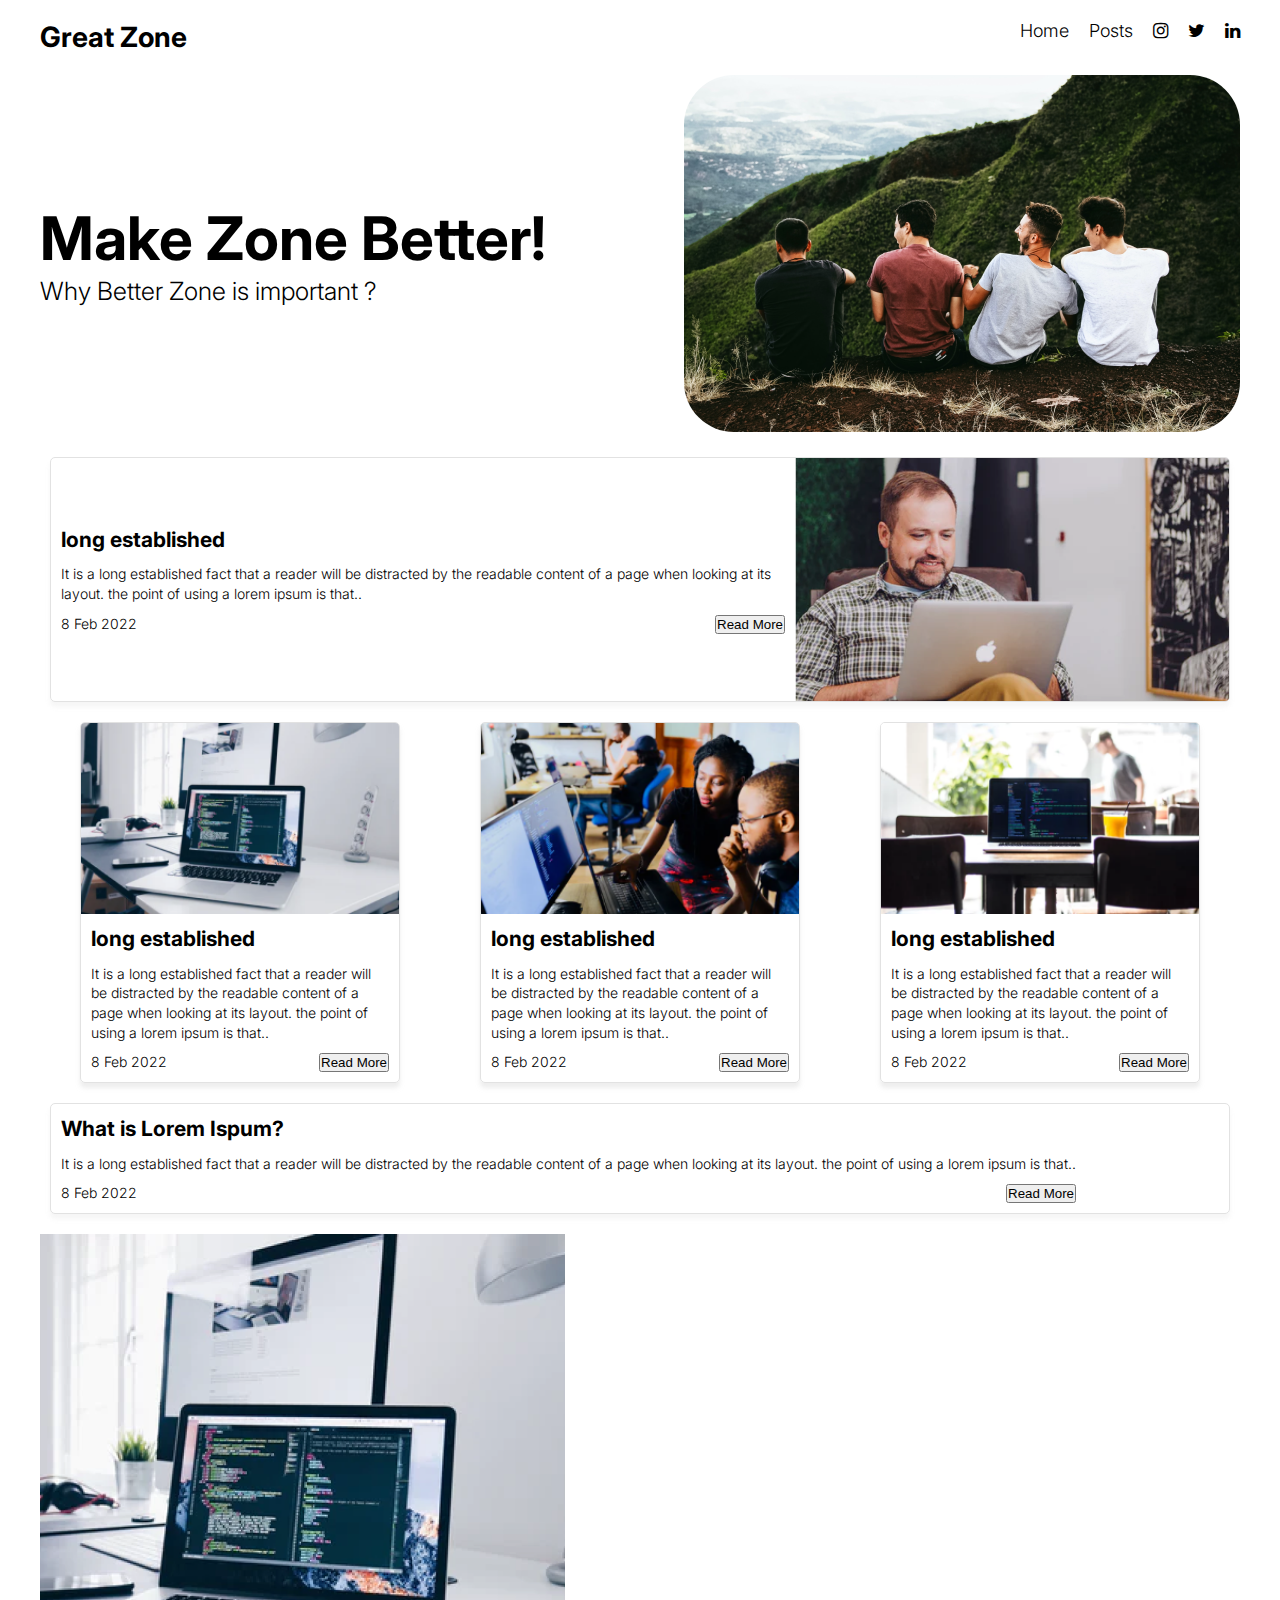
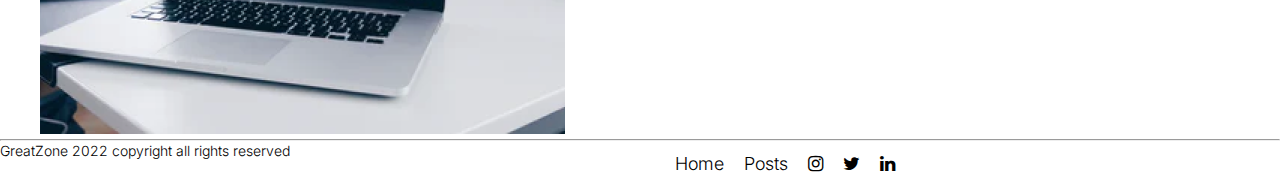
<file: index.html>
<!DOCTYPE html>
<html lang="en">

<head>
    <meta charset="UTF-8">
    <meta name="viewport" content="width=device-width, initial-scale=1.0">
    <title>Blog Website</title>
    <link rel="stylesheet" href="style.css">
    <link rel="stylesheet" href="https://stackpath.bootstrapcdn.com/font-awesome/4.7.0/css/font-awesome.min.css"
        integrity="sha384-wvfXpqpZZVQGK6TAh5PVlGOfQNHSoD2xbE+QkPxCAFlNEevoEH3Sl0sibVcOQVnN" crossorigin="anonymous">
</head>

<body>
    <header>
        <nav>
            <h1>Great Zone</h1>
            <ul>
                <a href="index.html">
                    <li>Home</li>
                </a>
                <li>Posts</li>
                <li>
                    <i class="fa fa-instagram"></i>
                </li>
                <li>
                    <i class="fa fa-twitter"></i>
                </li>
                <li>
                    <i class="fa fa-linkedin"></i>
                </li>
            </ul>
        </nav>
    </header>
    <main>
        <section id="hero">
            <div class="hero_content">
                <h1>Make Zone Better!</h1>
                <h4>Why Better Zone is important ?</h4>
            </div>
            <div class="hero_image">
                <img src="images/hero.png" alt="Hero image">
            </div>
        </section>
        <div class="h_card">
            <div class="card_content">
                <h2>long established</h2>
                <p>It is a long established fact that a reader will be distracted by the readable content of a page when
                    looking at its layout. the point of using a lorem ipsum is that..</p>
                <div class="status">
                    <p>8 Feb 2022</p>
                    <a href="post.html"><button class="read-btn">Read More</button></a>
                </div>
            </div>
            <img src="images/long-card.png" alt="Card image">
        </div>
        <div class="card_container">
            <div class="card_wrapper">
                <div class="v_card">
                    <div class="card_content">
                        <h2>long established</h2>
                        <p>It is a long established fact that a reader will be distracted by the readable content of a
                            page when
                            looking at its layout. the point of using a lorem ipsum is that..</p>
                        <div class="status">
                            <p>8 Feb 2022</p>
                            <a href="post.html"> <button class="read-btn">Read More</button></a>
                        </div>
                    </div>

                    <img src="images/card1.png" alt="Card image">

                </div>
            </div>
            <div class="card_wrapper">
                <div class="v_card">
                    <div class="card_content">
                        <h2>long established</h2>
                        <p>It is a long established fact that a reader will be distracted by the readable content of
                            a
                            page when
                            looking at its layout. the point of using a lorem ipsum is that..</p>
                        <div class="status">
                            <p>8 Feb 2022</p>
                            <a href="post.html"> <button class="read-btn">Read More</button></a>
                        </div>
                    </div>
                    <img src="images/card2.png" alt="Card image">
                </div>
            </div>
            <div class="card_wrapper">
                <div class="v_card">
                    <div class="card_content">
                        <h2>long established</h2>
                        <p>It is a long established fact that a reader will be distracted by the readable
                            content of a
                            page when
                            looking at its layout. the point of using a lorem ipsum is that..</p>
                        <div class="status">
                            <p>8 Feb 2022</p>
                            <a href="post.html"> <button class="read-btn">Read More</button></a>
                        </div>
                    </div>
                    <img src="images/card3.png" alt="Card image">
                </div>
            </div>
        </div>
        <div class="h_card">
            <div class="card_content">
                <h2>What is Lorem Ispum?</h2>
                <p>It is a long established fact that a reader will be distracted by the readable content of a page
                    when looking at its layout. the point of using a lorem ipsum is that..</p>
                <div class="status">
                    <p>8 Feb 2022</p>
                    <a href="post.html"><button class="read-btn">Read More</button></a>
                </div>
            </div>
        </div>
        <img src="images/long-big-card.png" alt="Card image">
        </div>
    </main>
    <hr />
    <footer>
        <p>GreatZone 2022 copyright all rights reserved</p>
        <ul>
            <li>Home</li>
            <li>Posts</li>
            <li>
                <i class="fa fa-instagram"></i>
            </li>
            <li>
                <i class="fa fa-twitter"></i>
            </li>
            <li>
                <i class="fa fa-linkedin"></i>
            </li>
        </ul>
    </footer>
</body>

</html>
</file>
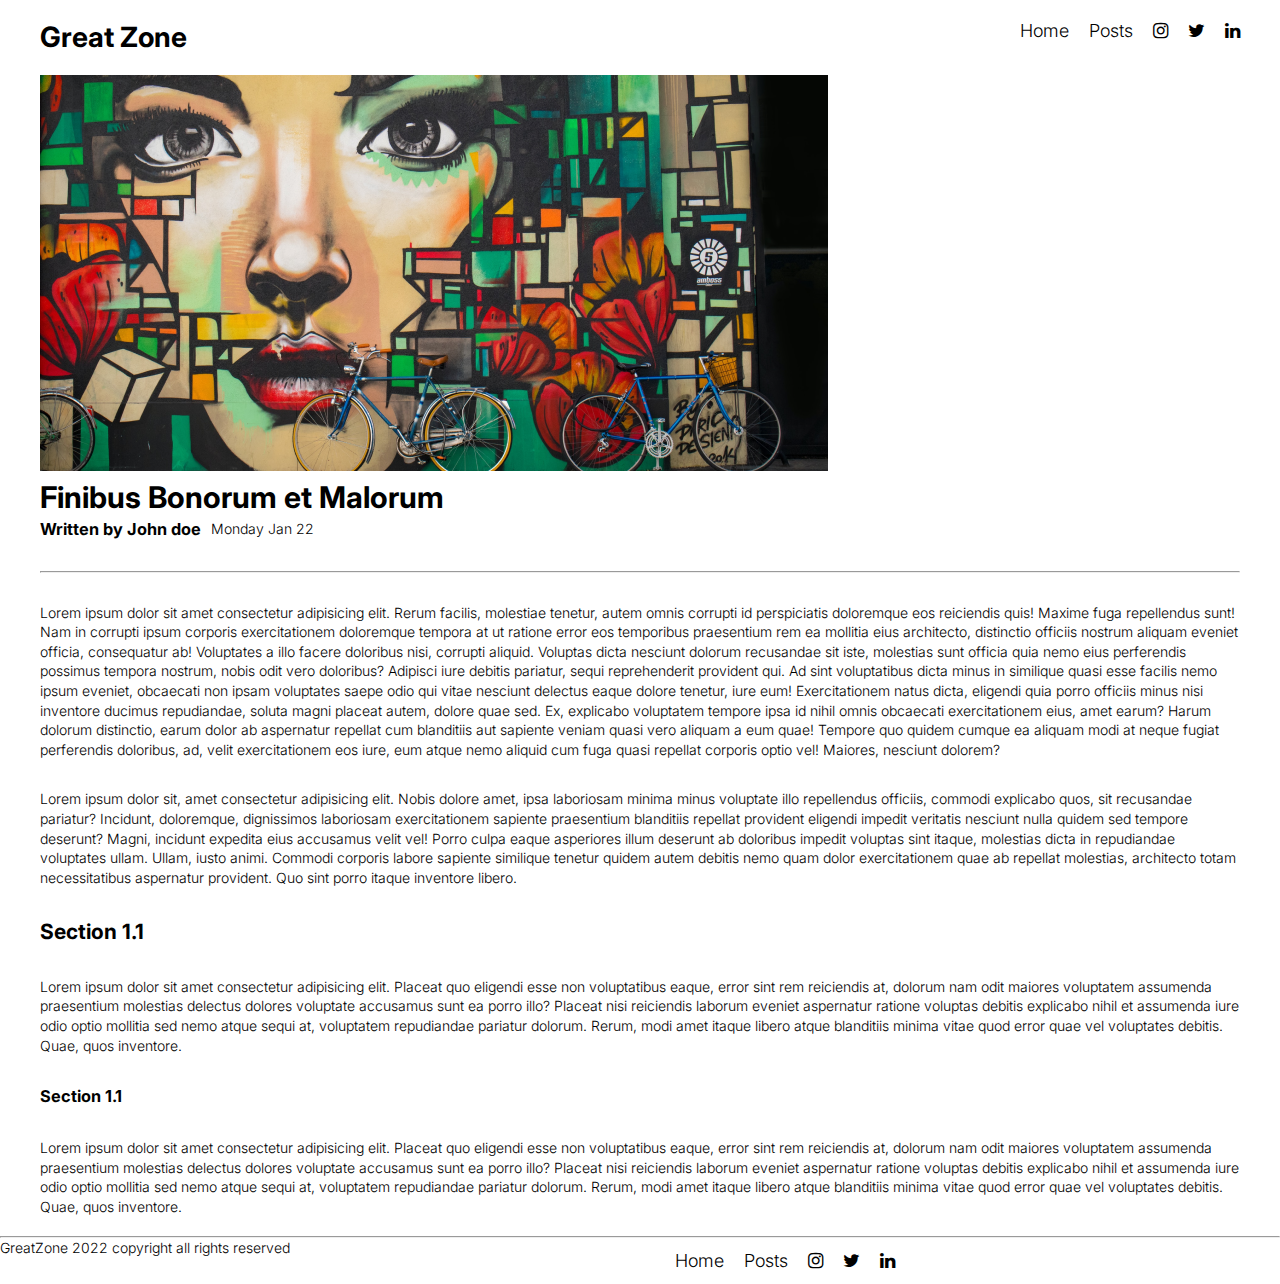
<file: post.html>
<!DOCTYPE html>
<html lang="en">

<head>
    <meta charset="UTF-8">
    <meta name="viewport" content="width=device-width, initial-scale=1.0">
    <title>Post</title>
    <link rel="stylesheet" href="style.css">
    <link rel="stylesheet" href="https://stackpath.bootstrapcdn.com/font-awesome/4.7.0/css/font-awesome.min.css"
        integrity="sha384-wvfXpqpZZVQGK6TAh5PVlGOfQNHSoD2xbE+QkPxCAFlNEevoEH3Sl0sibVcOQVnN" crossorigin="anonymous">
</head>

<body>
    <header>
        <nav>
            <h1>Great Zone</h1>
            <ul>
                <a href="index.html">
                    <li>Home</li>
                </a>
                <li>Posts</li>
                <li>
                    <i class="fa fa-instagram"></i>
                </li>
                <li>
                    <i class="fa fa-twitter"></i>
                </li>
                <li>
                    <i class="fa fa-linkedin"></i>
                </li>
            </ul>
        </nav>
    </header>
    <main class="post">
        <section>
            <div class="banner_img">
                <img src="images/banner.png" alt="banner">
            </div>
            <h1>Finibus Bonorum et Malorum</h1>
            <div class="about-author">
                <h3>Written by John doe</h3>
                <p>Monday Jan 22</p>
            </div>
        </section>
        <hr />
        <article>
            <p>Lorem ipsum dolor sit amet consectetur adipisicing elit. Rerum facilis, molestiae tenetur, autem omnis
                corrupti id perspiciatis doloremque eos reiciendis quis! Maxime fuga repellendus sunt! Nam in corrupti
                ipsum corporis exercitationem doloremque tempora at ut ratione error eos temporibus praesentium rem ea
                mollitia eius architecto, distinctio officiis nostrum aliquam eveniet officia, consequatur ab!
                Voluptates a illo facere doloribus nisi, corrupti aliquid. Voluptas dicta nesciunt dolorum recusandae
                sit iste, molestias sunt officia quia nemo eius perferendis possimus tempora nostrum, nobis odit vero
                doloribus? Adipisci iure debitis pariatur, sequi reprehenderit provident qui. Ad sint voluptatibus dicta
                minus in similique quasi esse facilis nemo ipsum eveniet, obcaecati non ipsam voluptates saepe odio qui
                vitae nesciunt delectus eaque dolore tenetur, iure eum! Exercitationem natus dicta, eligendi quia porro
                officiis minus nisi inventore ducimus repudiandae, soluta magni placeat autem, dolore quae sed. Ex,
                explicabo voluptatem tempore ipsa id nihil omnis obcaecati exercitationem eius, amet earum? Harum
                dolorum distinctio, earum dolor ab aspernatur repellat cum blanditiis aut sapiente veniam quasi vero
                aliquam a eum quae! Tempore quo quidem cumque ea aliquam modi at neque fugiat perferendis doloribus, ad,
                velit exercitationem eos iure, eum atque nemo aliquid cum fuga quasi repellat corporis optio vel!
                Maiores, nesciunt dolorem?</p>
            <p>Lorem ipsum dolor sit, amet consectetur adipisicing elit. Nobis dolore amet, ipsa laboriosam minima minus
                voluptate illo repellendus officiis, commodi explicabo quos, sit recusandae pariatur? Incidunt,
                doloremque, dignissimos laboriosam exercitationem sapiente praesentium blanditiis repellat provident
                eligendi impedit veritatis nesciunt nulla quidem sed tempore deserunt? Magni, incidunt expedita eius
                accusamus velit vel! Porro culpa eaque asperiores illum deserunt ab doloribus impedit voluptas sint
                itaque, molestias dicta in repudiandae voluptates ullam. Ullam, iusto animi. Commodi corporis labore
                sapiente similique tenetur quidem autem debitis nemo quam dolor exercitationem quae ab repellat
                molestias, architecto totam necessitatibus aspernatur provident. Quo sint porro itaque inventore libero.
            </p>
            <h2>Section 1.1</h2>
            <p>Lorem ipsum dolor sit amet consectetur adipisicing elit. Placeat quo eligendi esse non voluptatibus
                eaque, error sint rem reiciendis at, dolorum nam odit maiores voluptatem assumenda praesentium molestias
                delectus dolores voluptate accusamus sunt ea porro illo? Placeat nisi reiciendis laborum eveniet
                aspernatur ratione voluptas debitis explicabo nihil et assumenda iure odio optio mollitia sed nemo atque
                sequi at, voluptatem repudiandae pariatur dolorum. Rerum, modi amet itaque libero atque blanditiis
                minima vitae quod error quae vel voluptates debitis. Quae, quos inventore.</p>
            <h3>Section 1.1</h2>
                <p>Lorem ipsum dolor sit amet consectetur adipisicing elit. Placeat quo eligendi esse non voluptatibus
                    eaque, error sint rem reiciendis at, dolorum nam odit maiores voluptatem assumenda praesentium
                    molestias
                    delectus dolores voluptate accusamus sunt ea porro illo? Placeat nisi reiciendis laborum eveniet
                    aspernatur ratione voluptas debitis explicabo nihil et assumenda iure odio optio mollitia sed nemo
                    atque
                    sequi at, voluptatem repudiandae pariatur dolorum. Rerum, modi amet itaque libero atque blanditiis
                    minima vitae quod error quae vel voluptates debitis. Quae, quos inventore.</p>
        </article>

    </main>
</body>
<hr>
<footer>
    <p>GreatZone 2022 copyright all rights reserved</p>
    <ul>
        <li>Home</li>
        <li>Posts</li>
        <li>
            <i class="fa fa-instagram"></i>
        </li>
        <li>
            <i class="fa fa-twitter"></i>
        </li>
        <li>
            <i class="fa fa-linkedin"></i>
        </li>
    </ul>
</footer>

</html>
</file>
<file: style.css>
@import url('https://fonts.googleapis.com/css2?family=Inter:ital,opsz,wght@0,14..32,100..900;1,14..32,100..900&family=Roboto:ital,wght@0,100;0,300;0,400;0,500;0,700;0,900;1,100;1,300;1,400;1,500;1,700;1,900&display=swap');

* {
    padding: 0;
    margin: 0;
    box-sizing: border-box;
}

html {
    font-size: 62.5%;
}

body,
html {
    font-family: 'Inter', sans-serif;
    font-weight: 300;
    line-height: 1.4;
    scroll-behavior: smooth;
}

body {
    font-size: 1.4rem;
}

ul {
    list-style: none;
}

header {
    position: sticky;
    top: 0;
    background: #fff;
}

nav {
    padding: 1 rem;
    max-width: 1200px;
    margin: 2vh auto;
    display: flex;
    justify-content: space-between;
}

nav ul {
    display: flex;
    gap: 2rem;
}

nav ul li {
    font-size: 1.8rem;
}

nav ul li:hover {
    border-bottom: #cccccc 2px solid;
}

nav i {
    font-size: 2.5rem;
}

main {
    max-width: 1200px;
    margin: 0 auto;
}

/*hero section*/
#hero {
    display: flex;
    justify-content: space-between;
    align-items: center;
}

.hero_content h1 {
    font-size: 6rem;
    line-height: 1.2;
}

.hero_content h4 {
    font-size: 2.5rem;
    font-weight: 300;
}

.hero_image img {
    border-radius: 5rem;
}

/* long card section */
.h_card {
    display: flex;
    margin: 2rem 1rem;
    box-shadow: 0px 5px 4px rgba(221, 221, 221, 0.25);
    align-items: center;
    border: 1px solid #e2e2e2;
    border-radius: 0.5rem;
    overflow: hidden;
}

.card_content {
    padding: 1rem;
    display: flex;
    flex-direction: column;
    gap: 1rem;
}

.status {
    display: flex;
    justify-content: space-between;
}

.read_btn {
    all: unset;
    font-weight: 600;
    border-bottom: 1px solid transparent;
}

.read_btn:hover {
    border-bottom: 1px solid #ccc;
}

/* vertical card */
.v_card {
    /* by applying display both picture and the content move aside */
    display: flex;
    flex-direction: column-reverse;
    /*by using this picture move at upper side and content at lower side*/
    max-width: 320px;
    box-shadow: 0px 5px 4px rgba(221, 221, 221, 0.5);
    align-items: center;
    border: 1px solid #e2e2e2;
    border-radius: 0.5rem;
    overflow: hidden;
}

.card_container {
    margin: 0 auto;
    /* by applying this we get our card in vertical form  */
    display: grid;
    grid-template-columns: repeat(auto-fit, minmax(320px, 1fr));
}

.card_wrapper {
    display: flex;
    justify-content: center;
}

.v_card img {
    /*by applying this we get a full image in the card */
    width: 100%;
    height: 100%;
}

footer {
    display: flex;
    gap: 2rm;

}

footer ul {
    display: flex;
    gap: 2rem;
    justify-content: space-around;
    align-items: center;
    padding: 1rem;
    max-width: 1200px;
    margin: 0 auto;
}

footer ul li {
    font-size: 1.8rem;
}

/* Post page */
.banner_image img {
    width: 100%;
}

.post h1 {
    font-size: 3rem;
}

.post hr {
    margin: 3rem 0;
}

.about-author {
    display: flex;
    gap: 1rem;
    align-items: center;
}

article {
    display: flex;
    flex-direction: column;
    gap: 3rem;
    margin-bottom: 2rem;
}

a {
    text-decoration: none;
    color: #000;
}
</file>
